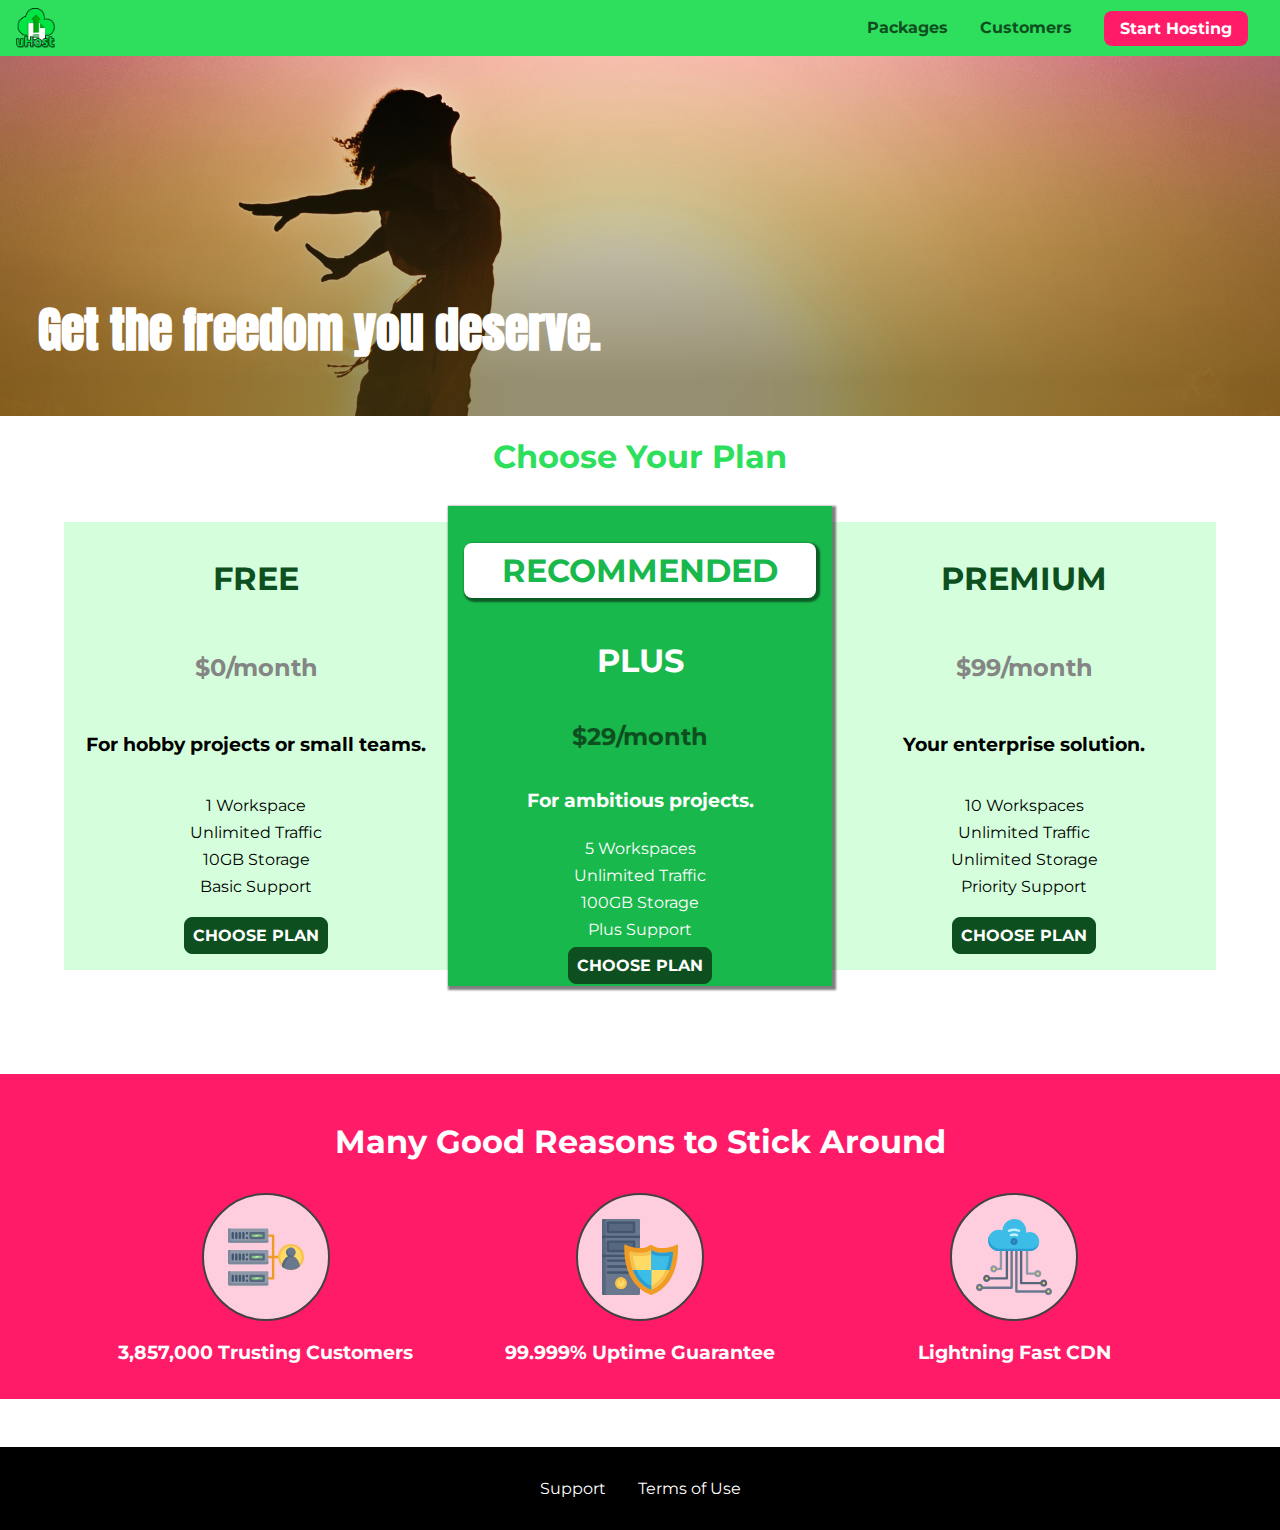
<file: index.html>
<!DOCTYPE html>
<html lang="en">

<head>
    <meta charset="UTF-8">
    <meta http-equiv="X-UA-Compatible" content="ie=edge">
    <meta name="viewport" content="width=device-width, initial-scale=1.0">
    <title>uHost</title>
    <link rel="shortcut icon" href="favicon.png">
    <link rel="stylesheet" href="shared.css">
    <link rel="stylesheet" href="main.css">
</head>

<body>
<div class="backdrop"></div>
<div class="modal">
    <h1 class="modal__title">Do you want to continue?</h1>
    <div class="modal__actions">
        <a href="start-hosting/index.html" class="modal__action">Yes!</a>
        <button class="modal__action modal__action--negative" type="button">No!</button>
    </div>
</div>
<header class="main-header">
    <div>
        <button class="toggle-button">
            <span class="toggle-button__bar"></span>
            <span class="toggle-button__bar"></span>
            <span class="toggle-button__bar"></span>
        </button>
        <a href="index.html" class="main-header__brand">
            <img src="images/uhost-icon.png" alt="uHost - Your favorite hosting company">
        </a>
    </div>
    <nav class="main-nav">
        <ul class="main-nav__items">
            <li class="main-nav__item">
                <a href="packages/index.html">Packages</a>
            </li>
            <li class="main-nav__item">
                <a href="customers/index.html">Customers</a>
            </li>
            <li class="main-nav__item main-nav__item--cta">
                <a href="start-hosting/index.html">Start Hosting</a>
            </li>
        </ul>
    </nav>
</header>
<nav class="mobile-nav">
    <ul class="mobile-nav__items">
        <li class="mobile-nav__item">
            <a href="packages/index.html">Packages</a>
        </li>
        <li class="mobile-nav__item">
            <a href="customers/index.html">Customers</a>
        </li>
        <li class="mobile-nav__item mobile-nav__item--cta">
            <a href="start-hosting/index.html">Start Hosting</a>
        </li>
    </ul>
</nav>
<main>
    <section id="product-overview">
        <h1>Get the freedom you deserve.</h1>
    </section>
    <section id="plans">
        <h1 class="section-title">Choose Your Plan</h1>
        <div class="plan__list">
            <article class="plan">
                <h1 class="plan__title">FREE</h1>
                <h2 class="plan__price">$0/month</h2>
                <h3>For hobby projects or small teams.</h3>
                <ul class="plan__features">
                    <li class="plan__feature">1 Workspace</li>
                    <li class="plan__feature">Unlimited Traffic</li>
                    <li class="plan__feature">10GB Storage</li>
                    <li class="plan__feature">Basic Support</li>
                </ul>
                <div>
                    <button class="button">CHOOSE PLAN</button>
                </div>
            </article>
            <article class="plan plan--highlighted">
                <h1 class="plan__annotation">RECOMMENDED</h1>
                <h1 class="plan__title">PLUS</h1>
                <h2 class="plan__price">$29/month</h2>
                <h3>For ambitious projects.</h3>
                <ul class="plan__features">
                    <li class="plan__feature">5 Workspaces</li>
                    <li class="plan__feature">Unlimited Traffic</li>
                    <li class="plan__feature">100GB Storage</li>
                    <li class="plan__feature">Plus Support</li>
                </ul>
                <div>
                    <button class="button">CHOOSE PLAN</button>
                </div>
            </article>
            <article class="plan">
                <h1 class="plan__title">PREMIUM</h1>
                <h2 class="plan__price">$99/month</h2>
                <h3>Your enterprise solution.</h3>
                <ul class="plan__features">
                    <li class="plan__feature">10 Workspaces</li>
                    <li class="plan__feature">Unlimited Traffic</li>
                    <li class="plan__feature">Unlimited Storage</li>
                    <li class="plan__feature">Priority Support</li>
                </ul>
                <div>
                    <button class="button">CHOOSE PLAN</button>
                </div>
            </article>
        </div>
    </section>
    <section id="key-features">
        <h1 class="section-title">Many Good Reasons to Stick Around</h1>
        <ul class="key-feature__list">
            <li class="key-feature">
                <div class="key-feature__image">
                    <svg viewBox="0 0 512 512">
                        <path style="fill:#F09B24;"
                              d="M344,248h-32V112c0-4.418-3.582-8-8-8h-40c-4.418,0-8,3.582-8,8s3.582,8,8,8h32v128h-32  c-4.418,0-8,3.582-8,8s3.582,8,8,8h32v128h-32c-4.418,0-8,3.582-8,8s3.582,8,8,8h40c4.418,0,8-3.582,8-8V264h32c4.418,0,8-3.582,8-8  S348.418,248,344,248z"
                        />
                        <path style="fill:#8E9AA9;"
                              d="M264,64H8c-4.418,0-8,3.582-8,8v80c0,4.418,3.582,8,8,8h256c4.418,0,8-3.582,8-8V72  C272,67.582,268.418,64,264,64z"
                        />
                        <path style="fill:#7C899B;"
                              d="M24,144c-4.418,0-8-3.582-8-8V64H8c-4.418,0-8,3.582-8,8v80c0,4.418,3.582,8,8,8h256  c4.418,0,8-3.582,8-8v-8H24z"
                        />
                        <rect x="152" y="96" style="fill:#B8E3A8;" width="88" height="32"/>
                        <g>
                            <polygon style="fill:#7EC97D;" points="152,96 152,128 166,128 198,96  "/>
                            <polygon style="fill:#7EC97D;" points="220,96 188,128 240,128 240,96  "/>
                        </g>
                        <path style="fill:#56677E;"
                              d="M240,136h-88c-4.418,0-8-3.582-8-8V96c0-4.418,3.582-8,8-8h88c4.418,0,8,3.582,8,8v32  C248,132.418,244.418,136,240,136z M160,120h72v-16h-72V120z"
                        />
                        <g>
                            <path style="fill:#435670;"
                                  d="M32,136c-4.418,0-8-3.582-8-8V96c0-4.418,3.582-8,8-8s8,3.582,8,8v32C40,132.418,36.418,136,32,136z   "
                            />
                            <path style="fill:#435670;"
                                  d="M56,136c-4.418,0-8-3.582-8-8V96c0-4.418,3.582-8,8-8s8,3.582,8,8v32C64,132.418,60.418,136,56,136z   "
                            />
                            <path style="fill:#435670;"
                                  d="M80,136c-4.418,0-8-3.582-8-8V96c0-4.418,3.582-8,8-8s8,3.582,8,8v32C88,132.418,84.418,136,80,136z   "
                            />
                            <path style="fill:#435670;"
                                  d="M104,136c-4.418,0-8-3.582-8-8V96c0-4.418,3.582-8,8-8s8,3.582,8,8v32   C112,132.418,108.418,136,104,136z"
                            />
                            <path style="fill:#435670;"
                                  d="M128,105c-4.418,0-8-3.582-8-8v-1c0-4.418,3.582-8,8-8s8,3.582,8,8v1   C136,101.418,132.418,105,128,105z"
                            />
                            <path style="fill:#435670;"
                                  d="M128,136c-4.418,0-8-3.582-8-8v-1c0-4.418,3.582-8,8-8s8,3.582,8,8v1   C136,132.418,132.418,136,128,136z"
                            />
                        </g>
                        <path style="fill:#8E9AA9;"
                              d="M264,208H8c-4.418,0-8,3.582-8,8v80c0,4.418,3.582,8,8,8h256c4.418,0,8-3.582,8-8v-80  C272,211.582,268.418,208,264,208z"
                        />
                        <path style="fill:#7C899B;"
                              d="M24,288c-4.418,0-8-3.582-8-8v-72H8c-4.418,0-8,3.582-8,8v80c0,4.418,3.582,8,8,8h256  c4.418,0,8-3.582,8-8v-8H24z"
                        />
                        <rect x="152" y="240" style="fill:#B8E3A8;" width="88" height="32"/>
                        <g>
                            <polygon style="fill:#7EC97D;" points="152,240 152,272 166,272 198,240  "/>
                            <polygon style="fill:#7EC97D;" points="220,240 188,272 240,272 240,240  "/>
                        </g>
                        <path style="fill:#56677E;"
                              d="M240,280h-88c-4.418,0-8-3.582-8-8v-32c0-4.418,3.582-8,8-8h88c4.418,0,8,3.582,8,8v32  C248,276.418,244.418,280,240,280z M160,264h72v-16h-72V264z"
                        />
                        <g>
                            <path style="fill:#435670;"
                                  d="M32,280c-4.418,0-8-3.582-8-8v-32c0-4.418,3.582-8,8-8s8,3.582,8,8v32C40,276.418,36.418,280,32,280   z"
                            />
                            <path style="fill:#435670;"
                                  d="M56,280c-4.418,0-8-3.582-8-8v-32c0-4.418,3.582-8,8-8s8,3.582,8,8v32C64,276.418,60.418,280,56,280   z"
                            />
                            <path style="fill:#435670;"
                                  d="M80,280c-4.418,0-8-3.582-8-8v-32c0-4.418,3.582-8,8-8s8,3.582,8,8v32C88,276.418,84.418,280,80,280   z"
                            />
                            <path style="fill:#435670;"
                                  d="M104,280c-4.418,0-8-3.582-8-8v-32c0-4.418,3.582-8,8-8s8,3.582,8,8v32   C112,276.418,108.418,280,104,280z"
                            />
                            <path style="fill:#435670;"
                                  d="M128,249c-4.418,0-8-3.582-8-8v-1c0-4.418,3.582-8,8-8s8,3.582,8,8v1   C136,245.418,132.418,249,128,249z"
                            />
                            <path style="fill:#435670;"
                                  d="M128,280c-4.418,0-8-3.582-8-8v-1c0-4.418,3.582-8,8-8s8,3.582,8,8v1   C136,276.418,132.418,280,128,280z"
                            />
                        </g>
                        <path style="fill:#8E9AA9;"
                              d="M264,352H8c-4.418,0-8,3.582-8,8v80c0,4.418,3.582,8,8,8h256c4.418,0,8-3.582,8-8v-80  C272,355.582,268.418,352,264,352z"
                        />
                        <path style="fill:#7C899B;"
                              d="M24,432c-4.418,0-8-3.582-8-8v-72H8c-4.418,0-8,3.582-8,8v80c0,4.418,3.582,8,8,8h256  c4.418,0,8-3.582,8-8v-8H24z"
                        />
                        <rect x="152" y="384" style="fill:#B8E3A8;" width="88" height="32"/>
                        <g>
                            <polygon style="fill:#7EC97D;" points="152,384 152,416 166,416 198,384  "/>
                            <polygon style="fill:#7EC97D;" points="220,384 188,416 240,416 240,384  "/>
                        </g>
                        <path style="fill:#56677E;"
                              d="M240,424h-88c-4.418,0-8-3.582-8-8v-32c0-4.418,3.582-8,8-8h88c4.418,0,8,3.582,8,8v32  C248,420.418,244.418,424,240,424z M160,408h72v-16h-72V408z"
                        />
                        <g>
                            <path style="fill:#435670;"
                                  d="M32,424c-4.418,0-8-3.582-8-8v-32c0-4.418,3.582-8,8-8s8,3.582,8,8v32C40,420.418,36.418,424,32,424   z"
                            />
                            <path style="fill:#435670;"
                                  d="M56,424c-4.418,0-8-3.582-8-8v-32c0-4.418,3.582-8,8-8s8,3.582,8,8v32C64,420.418,60.418,424,56,424   z"
                            />
                            <path style="fill:#435670;"
                                  d="M80,424c-4.418,0-8-3.582-8-8v-32c0-4.418,3.582-8,8-8s8,3.582,8,8v32C88,420.418,84.418,424,80,424   z"
                            />
                            <path style="fill:#435670;"
                                  d="M104,424c-4.418,0-8-3.582-8-8v-32c0-4.418,3.582-8,8-8s8,3.582,8,8v32   C112,420.418,108.418,424,104,424z"
                            />
                            <path style="fill:#435670;"
                                  d="M128,393c-4.418,0-8-3.582-8-8v-1c0-4.418,3.582-8,8-8s8,3.582,8,8v1   C136,389.418,132.418,393,128,393z"
                            />
                            <path style="fill:#435670;"
                                  d="M128,424c-4.418,0-8-3.582-8-8v-1c0-4.418,3.582-8,8-8s8,3.582,8,8v1   C136,420.418,132.418,424,128,424z"
                            />
                        </g>
                        <path style="fill:#F7C14D;"
                              d="M424,168c-48.523,0-88,39.477-88,88s39.477,88,88,88s88-39.477,88-88S472.523,168,424,168z"/>
                        <path style="fill:#FFDB66;"
                              d="M424,184c-39.701,0-72,32.299-72,72s32.299,72,72,72s72-32.299,72-72S463.701,184,424,184z"/>
                        <path style="fill:#69788D;"
                              d="M484.893,314.16C476.393,274.588,451.922,248,424,248s-52.393,26.588-60.893,66.16  c-0.605,2.82,0.354,5.749,2.511,7.664C381.731,336.124,402.465,344,424,344s42.269-7.876,58.381-22.176  C484.539,319.909,485.498,316.98,484.893,314.16z"
                        />
                        <path style="fill:#56677E;"
                              d="M434.053,249.171C430.768,248.403,427.411,248,424,248c-27.922,0-52.393,26.588-60.893,66.16  c-0.605,2.82,0.354,5.749,2.511,7.664c3.383,3.002,6.979,5.703,10.734,8.125C384.904,286.243,407.373,255.378,434.053,249.171z"
                        />
                        <path style="fill:#69788D;"
                              d="M424,192c-17.645,0-32,14.355-32,32s14.355,32,32,32s32-14.355,32-32S441.645,192,424,192z"/>
                        <path style="fill:#56677E;"
                              d="M432,248c-17.645,0-32-14.355-32-32c0-6.783,2.128-13.076,5.742-18.258  C397.444,203.53,392,213.138,392,224c0,17.645,14.355,32,32,32c10.862,0,20.471-5.444,26.258-13.742  C445.076,245.872,438.783,248,432,248z"
                        />

                    </svg>
                </div>
                <p class="key-feature__description">3,857,000 Trusting Customers</p>
            </li>
            <li class="key-feature">
                <div class="key-feature__image">
                    <svg viewBox="0 0 512 512">
                        <path style="fill:#69788D;"
                              d="M248,0H8C3.582,0,0,3.582,0,8v496c0,4.418,3.582,8,8,8h240c4.418,0,8-3.582,8-8V8  C256,3.582,252.418,0,248,0z"
                        />
                        <path style="fill:#56677E;"
                              d="M24,504V8c0-4.418,3.582-8,8-8H8C3.582,0,0,3.582,0,8v496c0,4.418,3.582,8,8,8h24  C27.582,512,24,508.418,24,504z"
                        />
                        <g>
                            <rect x="0" y="112" style="fill:#435670;" width="256" height="16"/>
                            <rect x="0" y="240" style="fill:#435670;" width="256" height="16"/>
                        </g>
                        <path style="fill:#F7C14D;"
                              d="M128,392c-22.056,0-40,17.944-40,40s17.944,40,40,40s40-17.944,40-40S150.056,392,128,392z"/>
                        <path style="fill:#FFDB66;"
                              d="M128,408c-13.233,0-24,10.767-24,24s10.767,24,24,24s24-10.767,24-24S141.233,408,128,408z"/>
                        <path style="fill:#F7C14D;"
                              d="M128,392c-2.739,0-5.414,0.278-8,0.805V424c0,4.418,3.582,8,8,8c4.418,0,8-3.582,8-8v-31.195  C133.414,392.278,130.739,392,128,392z"
                        />
                        <g>
                            <path style="fill:#435670;"
                                  d="M216,288H40c-4.418,0-8-3.582-8-8s3.582-8,8-8h176c4.418,0,8,3.582,8,8S220.418,288,216,288z"
                            />
                            <path style="fill:#435670;"
                                  d="M216,328H40c-4.418,0-8-3.582-8-8s3.582-8,8-8h176c4.418,0,8,3.582,8,8S220.418,328,216,328z"
                            />
                            <path style="fill:#435670;"
                                  d="M216,368H40c-4.418,0-8-3.582-8-8s3.582-8,8-8h176c4.418,0,8,3.582,8,8S220.418,368,216,368z"
                            />
                            <path style="fill:#435670;"
                                  d="M216,16H40c-4.418,0-8,3.582-8,8v64c0,4.418,3.582,8,8,8h176c4.418,0,8-3.582,8-8V24   C224,19.582,220.418,16,216,16z"
                            />
                        </g>
                        <rect x="48" y="32" style="fill:#56677E;" width="160" height="48"/>
                        <path style="fill:#435670;"
                              d="M216,144H40c-4.418,0-8,3.582-8,8v64c0,4.418,3.582,8,8,8h176c4.418,0,8-3.582,8-8v-64  C224,147.582,220.418,144,216,144z"
                        />
                        <rect x="48" y="160" style="fill:#56677E;" width="160" height="48"/>
                        <path style="fill:#F09B24;"
                              d="M511.747,180.237c-0.194-6.537-8.107-10.107-13.135-5.894c-5.6,4.693-42.904,21.282-98.514,21.282  c-33.45,0-64.625-20.999-64.929-21.206c-2.9-1.991-6.764-1.85-9.512,0.346c-2.677,2.135-27.201,20.86-63.793,20.86  c-55.607,0-92.914-16.589-98.515-21.282c-5.028-4.211-12.941-0.645-13.135,5.894c-1.634,54.834,4.655,105.941,18.693,151.903  c12.096,39.604,29.759,74.047,52.497,102.373c27.538,34.304,62.743,59.882,104.66,76.045c3.069,1.918,6.757,1.921,9.83,0  c41.917-16.163,77.122-41.741,104.66-76.045c22.738-28.326,40.401-62.77,52.497-102.373  C507.092,286.179,513.381,235.071,511.747,180.237z"
                        />
                        <path style="fill:#F7C14D;"
                              d="M476.21,221.226c-1.953-1.631-4.568-2.235-7.036-1.628c-21.686,5.327-44.926,8.028-69.075,8.028  c-25.926,0-49.633-8.975-64.955-16.504c-2.307-1.134-5.016-1.091-7.284,0.116c-14.059,7.477-36.919,16.388-65.994,16.388  c-24.153,0-47.394-2.701-69.075-8.028c-5.155-1.268-10.221,2.966-9.894,8.261c2.077,33.693,7.668,65.635,16.616,94.935  c22.774,74.565,66.139,126.334,128.888,153.868c2.032,0.891,4.397,0.891,6.43,0c61.777-27.107,104.716-78.876,127.62-153.868  c8.948-29.3,14.539-61.241,16.616-94.935C479.224,225.319,478.163,222.856,476.21,221.226z"
                        />
                        <path style="fill:#FFDB66;"
                              d="M331.609,451.727c-52.604-25.289-89.304-70.987-109.144-135.944  c-6.532-21.39-11.162-44.336-13.82-68.447c17.133,2.852,34.952,4.291,53.22,4.291c29.394,0,53.376-7.793,69.978-15.561  c17.44,7.736,41.656,15.561,68.256,15.561c18.267,0,36.085-1.439,53.219-4.291c-2.659,24.112-7.288,47.06-13.82,68.448  C419.545,381.108,383.27,426.805,331.609,451.727z"
                        />
                        <g>
                            <path style="fill:#2C9DD4;"
                                  d="M479.066,227.858c0.157-2.539-0.903-5.002-2.856-6.633s-4.568-2.235-7.036-1.628   c-21.686,5.327-44.926,8.028-69.075,8.028c-25.926,0-49.633-8.975-64.955-16.504c-1.057-0.52-2.2-0.78-3.345-0.806l-0.072,133.351   h123.601c2.556-6.746,4.933-13.702,7.123-20.874C471.398,293.493,476.989,261.552,479.066,227.858z"
                            />
                            <path style="fill:#2C9DD4;"
                                  d="M206.658,343.667c24.153,63.42,65.028,108.108,121.743,132.995c1.031,0.452,2.147,0.673,3.263,0.666   l0.063-133.661H206.658z"
                            />
                        </g>
                        <g>
                            <path style="fill:#3CBDE8;"
                                  d="M439.497,315.783c6.532-21.389,11.161-44.336,13.82-68.448c-17.134,2.852-34.952,4.291-53.219,4.291   c-26.6,0-50.815-7.824-68.256-15.561l-0.116,107.601h97.758C433.179,334.807,436.524,325.518,439.497,315.783z"
                            />
                            <path style="fill:#3CBDE8;"
                                  d="M232.523,343.667c21.144,50.298,54.363,86.56,99.087,108.06l0.117-108.06H232.523z"/>
                        </g>
                    </svg>
                </div>
                <p class="key-feature__description">99.999% Uptime Guarantee</p>
            </li>
            <li class="key-feature">
                <div class="key-feature__image">
                    <svg viewBox="0 0 512 512">
                        <path style="fill:#8E9AA9;"
                              d="M168,200c-4.418,0-8,3.582-8,8v120h-17.376c-3.302-9.311-12.194-16-22.624-16  c-13.234,0-24,10.767-24,24s10.766,24,24,24c10.429,0,19.321-6.689,22.624-16H168c4.418,0,8-3.582,8-8V208  C176,203.582,172.418,200,168,200z"
                        />
                        <path style="fill:#FFDB66;"
                              d="M120,328c-4.411,0-8,3.589-8,8s3.589,8,8,8s8-3.589,8-8S124.411,328,120,328z"/>
                        <path style="fill:#56677E;"
                              d="M208,200c-4.418,0-8,3.582-8,8v184H94.624C91.322,382.689,82.43,376,72,376  c-13.234,0-24,10.767-24,24s10.766,24,24,24c10.429,0,19.321-6.689,22.624-16H208c4.418,0,8-3.582,8-8V208  C216,203.582,212.418,200,208,200z"
                        />
                        <path style="fill:#FFDB66;"
                              d="M72,392c-4.411,0-8,3.589-8,8s3.589,8,8,8s8-3.589,8-8S76.411,392,72,392z"/>
                        <path style="fill:#69788D;"
                              d="M240,208c-4.418,0-8,3.582-8,8v239H47.24c-2.671-10.34-12.078-18-23.24-18c-13.234,0-24,10.767-24,24  s10.766,24,24,24c9.666,0,18.009-5.747,21.809-14H240c4.418,0,8-3.582,8-8V216C248,211.582,244.418,208,240,208z"
                        />
                        <path style="fill:#FFDB66;"
                              d="M24,453c-4.411,0-8,3.589-8,8s3.589,8,8,8s8-3.589,8-8S28.411,453,24,453z"/>
                        <path style="fill:#69788D;"
                              d="M488,464c-10.429,0-19.321,6.689-22.624,16H280V208c0-4.418-3.582-8-8-8s-8,3.582-8,8v280  c0,4.418,3.582,8,8,8h193.376c3.302,9.311,12.194,16,22.624,16c13.234,0,24-10.767,24-24S501.234,464,488,464z"
                        />
                        <path style="fill:#FFDB66;"
                              d="M488,480c-4.411,0-8,3.589-8,8s3.589,8,8,8s8-3.589,8-8S492.411,480,488,480z"/>
                        <path style="fill:#56677E;"
                              d="M456,408c-10.429,0-19.321,6.689-22.624,16H312V208c0-4.418-3.582-8-8-8s-8,3.582-8,8v224  c0,4.418,3.582,8,8,8h129.376c3.302,9.311,12.194,16,22.624,16c13.234,0,24-10.767,24-24S469.234,408,456,408z"
                        />
                        <path style="fill:#FFDB66;"
                              d="M456,424c-4.411,0-8,3.589-8,8s3.589,8,8,8s8-3.589,8-8S460.411,424,456,424z"/>
                        <path style="fill:#8E9AA9;"
                              d="M416,344c-10.429,0-19.321,6.689-22.624,16H352V208c0-4.418-3.582-8-8-8s-8,3.582-8,8v160  c0,4.418,3.582,8,8,8h49.376c3.302,9.311,12.194,16,22.624,16c13.234,0,24-10.767,24-24S429.234,344,416,344z"
                        />
                        <path style="fill:#FFDB66;"
                              d="M416,360c-4.411,0-8,3.589-8,8s3.589,8,8,8s8-3.589,8-8S420.411,360,416,360z"/>
                        <path style="fill:#3CBDE8;"
                              d="M362,88c-8.741,0-17.231,1.751-25.06,5.085C337.646,88.797,338,84.43,338,80  c0-44.112-35.888-80-80-80c-42.823,0-77.895,33.816-79.909,76.149C170.393,73.415,162.244,72,154,72c-39.701,0-72,32.299-72,72  s32.299,72,72,72h208c35.29,0,64-28.71,64-64S397.29,88,362,88z"
                        />
                        <path style="fill:#2C9DD4;"
                              d="M368,200H160c-39.701,0-72-32.299-72-72c0-5.863,0.721-11.559,2.05-17.019  C84.918,120.88,82,132.102,82,144c0,39.701,32.299,72,72,72h208c30.389,0,55.88-21.296,62.379-49.743  C413.565,186.327,392.352,200,368,200z"
                        />
                        <path style="fill:#2A7DB5;"
                              d="M256,128c-13.234,0-24,10.767-24,24s10.766,24,24,24c13.233,0,24-10.767,24-24S269.233,128,256,128z"
                        />
                        <path style="fill:#2C9DD4;"
                              d="M256,144c-4.411,0-8,3.589-8,8s3.589,8,8,8c4.411,0,8-3.589,8-8S260.411,144,256,144z"/>
                        <g>
                            <path style="fill:#C5F1FA;"
                                  d="M221.755,87.695c-2.994,0-5.864-1.688-7.233-4.572c-1.894-3.991-0.194-8.763,3.798-10.657   C230.157,66.849,242.834,64,256,64c13.166,0,25.844,2.849,37.68,8.466c3.992,1.895,5.692,6.666,3.798,10.657   s-6.666,5.692-10.657,3.798C277.144,82.328,266.774,80,256,80c-10.774,0-21.144,2.328-30.821,6.921   C224.072,87.446,222.904,87.695,221.755,87.695z"
                            />
                            <path style="fill:#C5F1FA;"
                                  d="M276.545,116.618c-1.148,0-2.316-0.249-3.424-0.774C267.745,113.293,261.985,112,256,112   c-5.985,0-11.745,1.293-17.121,3.844c-3.991,1.895-8.763,0.192-10.657-3.798c-1.894-3.992-0.193-8.764,3.798-10.657   C239.557,97.813,247.625,96,256,96c8.376,0,16.444,1.813,23.98,5.389c3.991,1.894,5.692,6.665,3.798,10.657   C282.41,114.93,279.539,116.618,276.545,116.618z"
                            />
                        </g>

                    </svg>
                </div>
                <p class="key-feature__description">Lightning Fast CDN</p>
            </li>
        </ul>
    </section>
</main>
<footer class="main-footer">
    <nav>
        <ul class="main-footer__links">
            <li class="main-footer__link">
                <a href="#">Support</a>
            </li>
            <li class="main-footer__link">
                <a href="#">Terms of Use</a>
            </li>
        </ul>
    </nav>
</footer>
<script src="shared.js"></script>
</body>

</html>
</file>
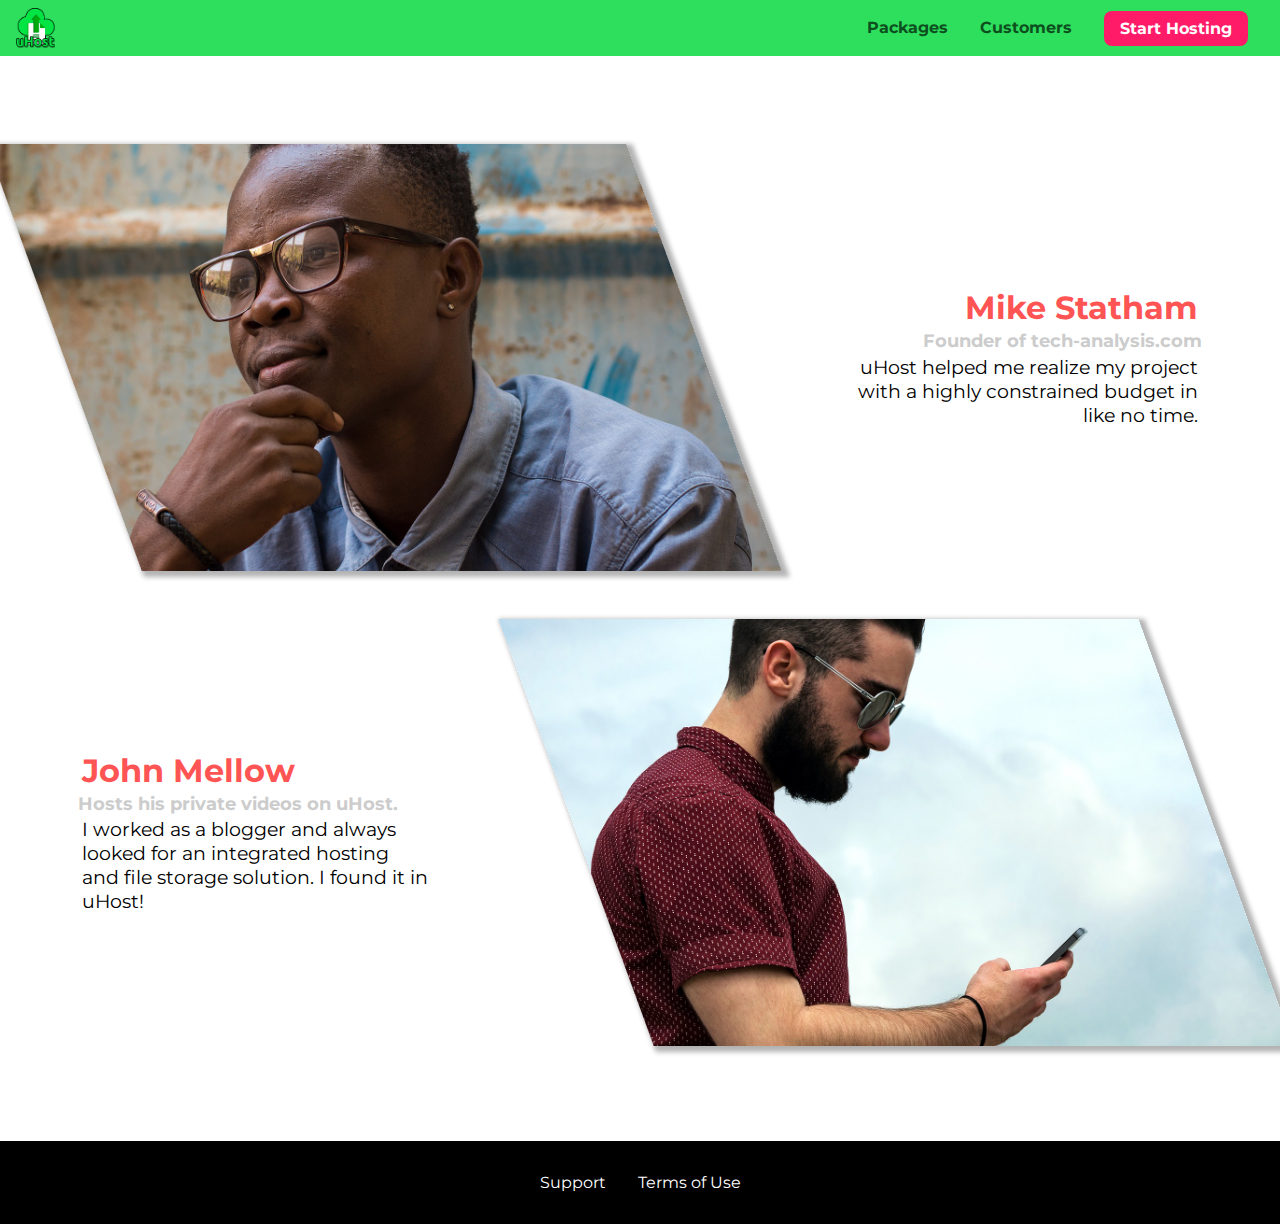
<file: customers/index.html>
<!DOCTYPE html>
<html lang="en">

<head>
    <meta charset="UTF-8">
    <meta name="viewport" content="width=device-width, initial-scale=1.0">
    <meta http-equiv="X-UA-Compatible" content="ie=edge">
    <title>uHost Customers</title>
    <link rel="shortcut icon" href="../favicon.png">
    <link rel="stylesheet" href="../shared.css">
    <link rel="stylesheet" href="customers.css">
</head>

<body>
<div class="backdrop"></div>
<header class="main-header">
    <div>
        <button class="toggle-button">
            <span class="toggle-button__bar"></span>
            <span class="toggle-button__bar"></span>
            <span class="toggle-button__bar"></span>
        </button>
        <a href="../index.html" class="main-header__brand">
            <img src="../images/uhost-icon.png" alt="uHost - Your favorite hosting company">
        </a>
    </div>
    <nav class="main-nav">
        <ul class="main-nav__items">
            <li class="main-nav__item">
                <a href="../packages/index.html">Packages</a>
            </li>
            <li class="main-nav__item">
                <a href="index.html">Customers</a>
            </li>
            <li class="main-nav__item main-nav__item--cta">
                <a href="../start-hosting/index.html">Start Hosting</a>
            </li>
        </ul>
    </nav>
</header>
<nav class="mobile-nav">
    <ul class="mobile-nav__items">
        <li class="mobile-nav__item">
            <a href="../packages/index.html">Packages</a>
        </li>
        <li class="mobile-nav__item">
            <a href="index.html">Customers</a>
        </li>
        <li class="mobile-nav__item mobile-nav__item--cta">
            <a href="../start-hosting/index.html">Start Hosting</a>
        </li>
    </ul>
</nav>
<main>
    <div>
        <div class="testimonial" id="customer-1">
            <div class="testimonial__image-container">
                <img src="../images/customer-1.jpg" alt="Mike Statham - Customer" class="testimonial__image">
            </div>
            <div class="testimonial__info">
                <h1 class="testimonial__name">Mike Statham</h1>
                <h2 class="testimonial__subtitle">Founder of
                    <a href="tech-analysis.com">tech-analysis.com</a>
                </h2>
                <p class="testimonial__text">uHost helped me realize my project with a highly constrained budget in like
                    no time.</p>
            </div>
        </div>
        <div class="testimonial" id="customer-2">

            <div class="testimonial__info">
                <h1 class="testimonial__name">John Mellow</h1>
                <h2 class="testimonial__subtitle">Hosts his private videos on uHost.
                </h2>
                <p class="testimonial__text">I worked as a blogger and always looked for an integrated hosting and file
                    storage solution. I found
                    it in uHost!
                </p>
            </div>
            <div class="testimonial__image-container">
                <img src="../images/customer-2.jpg" alt="John Mellow - Customer" class="testimonial__image">
            </div>
        </div>
    </div>
</main>
<footer class="main-footer">
    <nav>
        <ul class="main-footer__links">
            <li class="main-footer__link">
                <a href="#">Support</a>
            </li>
            <li class="main-footer__link">
                <a href="#">Terms of Use</a>
            </li>
        </ul>
    </nav>
</footer>
<script src="../shared.js"></script>
</body>

</html>
</file>
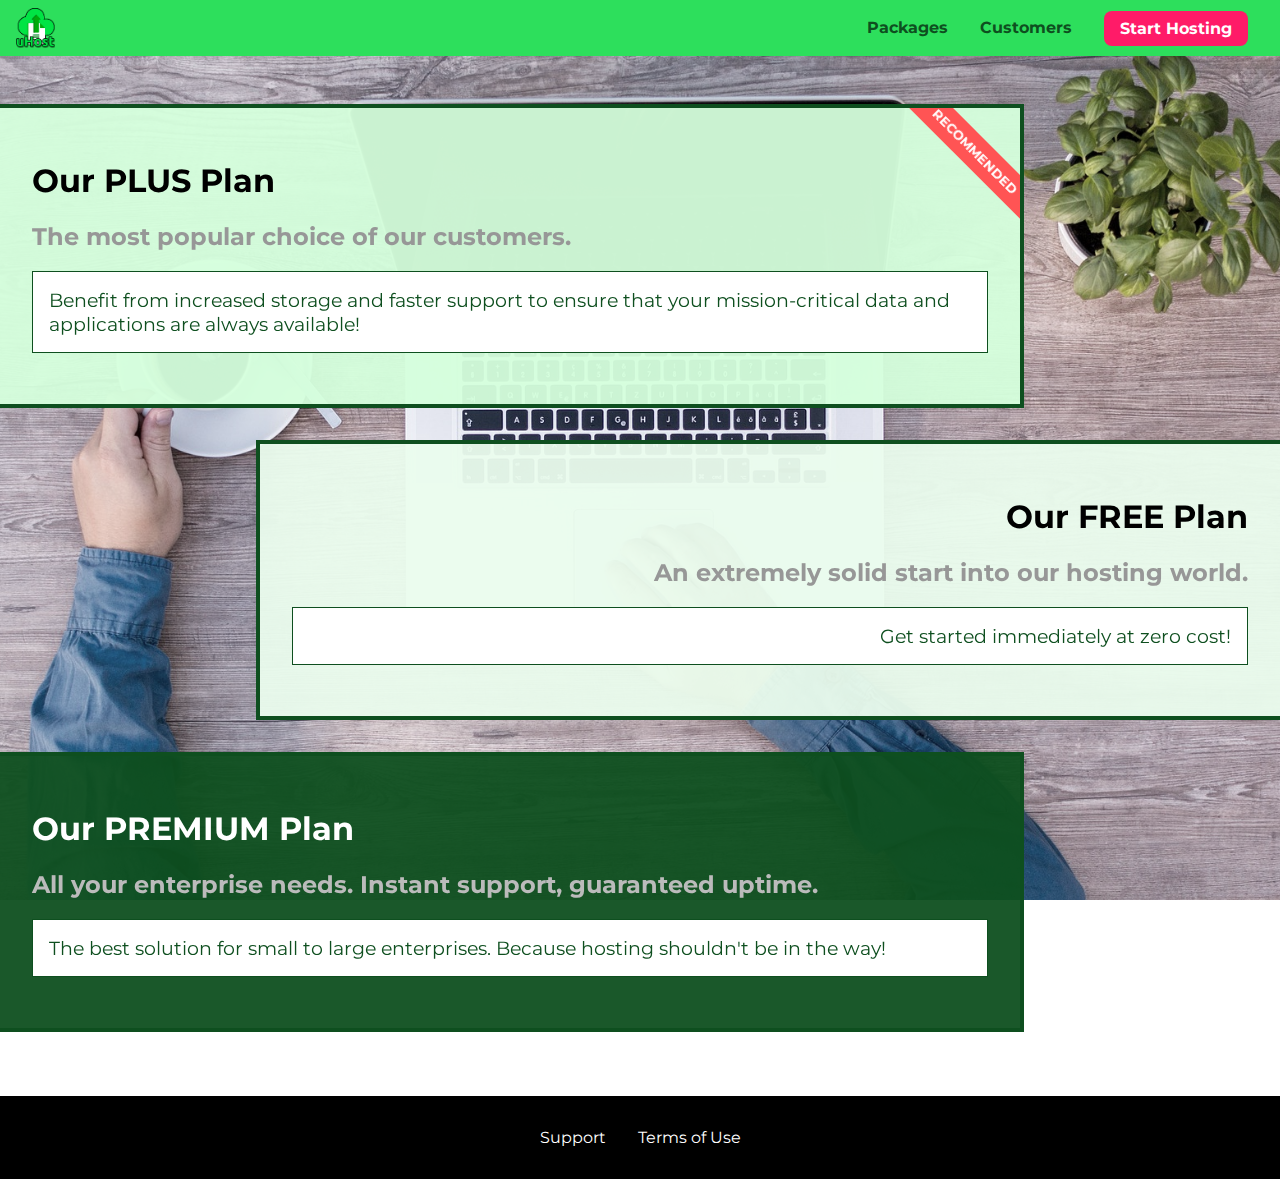
<file: packages/index.html>
<!DOCTYPE html>
<html lang="en">

<head>
    <meta charset="UTF-8">
    <meta http-equiv="X-UA-Compatible" content="ie=edge">
    <meta name="viewport" content="width=device-width, initial-scale=1.0">
    <title>uHost</title>
    <link rel="shortcut icon" href="../favicon.png">
    <link rel="stylesheet" href="../shared.css">
    <link rel="stylesheet" href="packages.css">
</head>

<body>
<div class="backdrop"></div>
<div class="background"></div>
<header class="main-header">
    <div>
        <button class="toggle-button">
            <span class="toggle-button__bar"></span>
            <span class="toggle-button__bar"></span>
            <span class="toggle-button__bar"></span>
        </button>
        <a href="../index.html" class="main-header__brand">
            <img src="../images/uhost-icon.png" alt="uHost - Your favorite hosting company">
        </a>
    </div>
    <nav class="main-nav">
        <ul class="main-nav__items">
            <li class="main-nav__item">
                <a href="index.html">Packages</a>
            </li>
            <li class="main-nav__item">
                <a href="../customers/index.html">Customers</a>
            </li>
            <li class="main-nav__item main-nav__item--cta">
                <a href="../start-hosting/index.html">Start Hosting</a>
            </li>
        </ul>
    </nav>
</header>
<nav class="mobile-nav">
    <ul class="mobile-nav__items">
        <li class="mobile-nav__item">
            <a href="index.html">Packages</a>
        </li>
        <li class="mobile-nav__item">
            <a href="../customers/index.html">Customers</a>
        </li>
        <li class="mobile-nav__item mobile-nav__item--cta">
            <a href="../start-hosting/index.html">Start Hosting</a>
        </li>
    </ul>
</nav>
<main>
    <section class="package" id="plus">
        <a href="#">
            <h1 class="package__title">Our PLUS Plan</h1>
            <h2 class="package__badge">RECOMMENDED</h2>
            <h2 class="package__subtitle">The most popular choice of our customers.</h2>
            <p class="package__info">Benefit from increased storage and faster support to ensure that your
                mission-critical data and applications
                are always available!</p>
        </a>
    </section>
    <section class="package" id="free">
        <a href="#">
            <h1 class="package__title">Our FREE Plan</h1>
            <h2 class="package__subtitle">An extremely solid start into our hosting world.</h2>
            <p class="package__info">Get started immediately at zero cost!</p>
        </a>
    </section>
    <div class="clearfix"></div>
    <section class="package" id="premium">
        <a href="#">
            <h1 class="package__title">Our PREMIUM Plan</h1>
            <h2 class="package__subtitle">All your enterprise needs. Instant support, guaranteed uptime. </h2>
            <p class="package__info">The best solution for small to large enterprises. Because hosting shouldn't be in
                the way!</p>
        </a>
    </section>
</main>
<footer class="main-footer">
    <nav>
        <ul class="main-footer__links">
            <li class="main-footer__link">
                <a href="#">Support</a>
            </li>
            <li class="main-footer__link">
                <a href="#">Terms of Use</a>
            </li>
        </ul>
    </nav>
</footer>
<script src="../shared.js"></script>
</body>

</html>
</file>
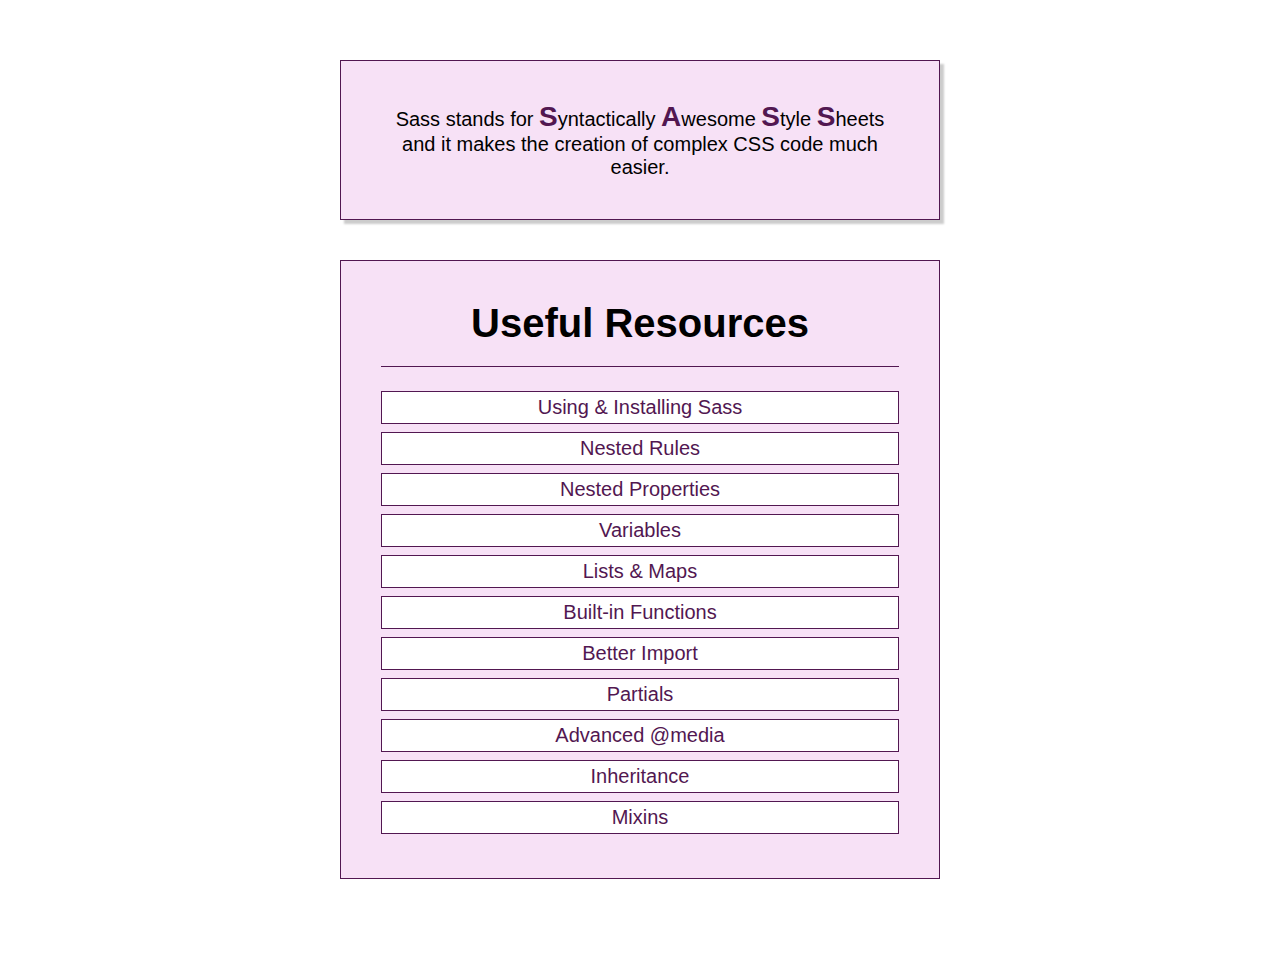
<file: sass/index.html>
<!DOCTYPE html>
<html lang="en">

<head>
    <meta charset="UTF-8">
    <meta name="viewport" content="width=device-width, initial-scale=1.0">
    <meta http-equiv="X-UA-Compatible" content="ie=edge">
    <title>CSS Course</title>
    <link rel="stylesheet" href="main.css">
</head>

<body>
    <div class="container">
        <section class="sass-introduction">
            <p>Sass stands for
                <span class="char-highlight">S</span>yntactically
                <span class="char-highlight">A</span>wesome
                <span class="char-highlight">S</span>tyle
                <span class="char-highlight">S</span>heets and it makes the creation of complex CSS code much easier.</p>
        </section>
        <section class="sass-details">
            <header class="section-header">
                <h1>Useful Resources</h1>
            </header>
            <ul class="documentation-links">
                <li>
                    <a class="documentation-link link-important" href="https://sass-lang.com/documentation/file.SASS_REFERENCE.html#using_sass">Using &amp; Installing Sass</a>
                </li>
                <li>
                    <a class="documentation-link" href="https://sass-lang.com/documentation/file.SASS_REFERENCE.html#nested_rules">Nested Rules</a>
                </li>
                <li>
                    <a class="documentation-link" href="https://sass-lang.com/documentation/file.SASS_REFERENCE.html#nested_properties">Nested Properties</a>
                </li>
                <li>
                    <a class="documentation-link" href="https://sass-lang.com/documentation/file.SASS_REFERENCE.html#variables_">Variables</a>
                </li>
                <li>
                    <a class="documentation-link" href="https://sass-lang.com/documentation/file.SASS_REFERENCE.html#lists">Lists &amp; Maps</a>
                </li>
                <li>
                    <a class="documentation-link" href="https://sass-lang.com/documentation/Sass/Script/Functions.html">Built-in Functions</a>
                </li>
                <li>
                    <a class="documentation-link" href="https://sass-lang.com/documentation/file.SASS_REFERENCE.html#import">Better Import</a>
                </li>
                <li>
                    <a class="documentation-link" href="https://sass-lang.com/documentation/file.SASS_REFERENCE.html#partials">Partials</a>
                </li>
                <li>
                    <a class="documentation-link" href="https://sass-lang.com/documentation/file.SASS_REFERENCE.html#media">Advanced @media</a>
                </li>
                <li>
                    <a class="documentation-link" href="https://sass-lang.com/documentation/file.SASS_REFERENCE.html#extend">Inheritance</a>
                </li>
                <li>
                    <a class="documentation-link" href="https://sass-lang.com/documentation/file.SASS_REFERENCE.html#defining_a_mixin">Mixins</a>
                </li>
            </ul>
        </section>
    </div>
</body>

</html>
</file>
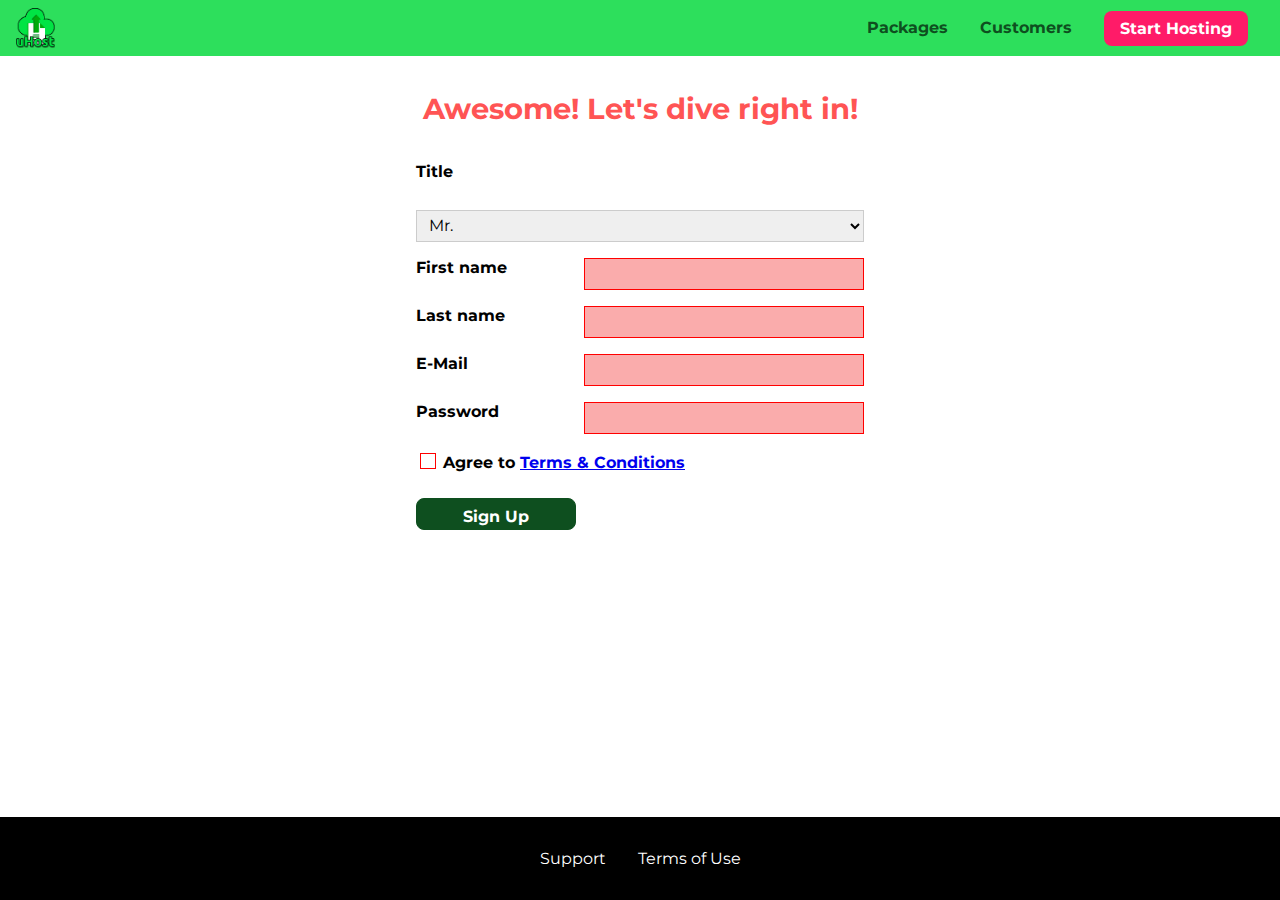
<file: start-hosting/index.html>
<!DOCTYPE html>
<html lang="en">

<head>
    <meta charset="UTF-8">
    <meta name="viewport" content="width=device-width, initial-scale=1.0">
    <meta http-equiv="X-UA-Compatible" content="ie=edge">
    <title>uHost Signup</title>
    <link rel="shortcut icon" href="../favicon.png">
    <link rel="stylesheet" href="../shared.css">
    <link rel="stylesheet" href="start-hosting.css">
</head>

<body>
<div class="backdrop"></div>
<header class="main-header">
    <div>
        <button class="toggle-button">
            <span class="toggle-button__bar"></span>
            <span class="toggle-button__bar"></span>
            <span class="toggle-button__bar"></span>
        </button>
        <a href="../index.html" class="main-header__brand">
            <img src="../images/uhost-icon.png" alt="uHost - Your favorite hosting company">
        </a>
    </div>
    <nav class="main-nav">
        <ul class="main-nav__items">
            <li class="main-nav__item">
                <a href="../packages/index.html">Packages</a>
            </li>
            <li class="main-nav__item">
                <a href="../customers/index.html">Customers</a>
            </li>
            <li class="main-nav__item main-nav__item--cta">
                <a href="index.html">Start Hosting</a>
            </li>
        </ul>
    </nav>
</header>
<nav class="mobile-nav">
    <ul class="mobile-nav__items">
        <li class="mobile-nav__item">
            <a href="../packages/index.html">Packages</a>
        </li>
        <li class="mobile-nav__item">
            <a href="../customers/index.html">Customers</a>
        </li>
        <li class="mobile-nav__item mobile-nav__item--cta">
            <a href="index.html">Start Hosting</a>
        </li>
    </ul>
</nav>
<main class="signup-page">
    <h1 class="signup-title">Awesome! Let's dive right in!</h1>
    <form action="index.html" class="signup-form">
        <label for="title">Title</label>
        <select id="title">
            <option value="mr">Mr.</option>
            <option value="ms">Ms.</option>
        </select>
        <label for="first-name">First name</label>
        <input type="text" id="first-name" required>
        <label for="last-name">Last name</label>
        <input type="text" id="last-name" required>
        <label for="email">E-Mail</label>
        <input type="email" id="email" required>
        <label for="password">Password</label>
        <input type="password" id="password" required>
        <div class="signup-form__checkbox">
            <input type="checkbox" id="agree-terms" required>
            <label for="agree-terms">Agree to
                <a href="#">Terms &amp; Conditions</a>
            </label>
        </div>
        <button type="submit" class="button">Sign Up</button>
    </form>
</main>
<footer class="main-footer">
    <nav>
        <ul class="main-footer__links">
            <li class="main-footer__link">
                <a href="#">Support</a>
            </li>
            <li class="main-footer__link">
                <a href="#">Terms of Use</a>
            </li>
        </ul>
    </nav>
</footer>
<script src="../shared.js"></script>
</body>

</html>
</file>
<file: shared.css>
@import url('https://fonts.googleapis.com/css?family=Roboto:100,400,900');
@import url('https://fonts.googleapis.com/css?family=Anton');
@import url('https://fonts.googleapis.com/css?family=Montserrat:400,700');

:root {
    --dark-green: #0e4f1f;
    --highlight-color: #ff1b68;
}

* {
    -webkit-box-sizing: border-box;
    box-sizing: border-box;
}

html {
    height: 100%;
}

body {
    font-family: "Montserrat", sans-serif;
    margin: 0;
    padding-top: 3.5rem;
}

@supports ((display: -ms-grid) or (display: grid)) {
    body {
        display: -ms-grid;
        display: grid;
        -ms-grid-rows: 3.5rem auto fit-content(8rem);
        grid-template-rows: 3.5rem auto fit-content(8rem);
        grid-template-areas: "header" "main" "footer";
        padding-top: 0;
        height: 100%;
    }
}

main {
    grid-area: main;
}

.backdrop {
    display: none;
    position: fixed;
    opacity: 0;
    top: 0;
    left: 0;
    z-index: 100;
    width: 100vw;
    height: 100vh;
    background: rgba(0, 0, 0, 0.5);
    -webkit-transition: opacity 0.2s linear;
    -o-transition: opacity 0.2s linear;
    transition: opacity 0.2s linear;
}

.main-header {
    width: 100%;
    position: fixed;
    top: 0;
    left: 0;
    background: #2ddf5c;
    padding: 0.5rem 1rem;
    z-index: 60;
    display: -webkit-box;
    display: -ms-flexbox;
    display: flex;
    -webkit-box-align: center;
    -ms-flex-align: center;
    align-items: center;
    -webkit-box-pack: justify;
    -ms-flex-pack: justify;
    justify-content: space-between;
}

.toggle-button {
    width: 3rem;
    background: transparent;
    border: none;
    cursor: pointer;
    padding-top: 0;
    padding-bottom: 0;
    vertical-align: middle;
}

.toggle-button:focus {
    outline: none;
}

.toggle-button__bar {
    width: 100%;
    height: 0.2rem;
    background: black;
    display: block;
    margin: 0.6rem 0;
}

.main-header__brand {
    color: #0e4f1f;
    text-decoration: none;
    font-weight: bold;
}

.main-header__brand img {
    height: 2.5rem;
    vertical-align: middle;
}

.main-nav {
    display: none;
}

.main-nav__items {
    margin: 0;
    padding: 0;
    list-style: none;
    display: -webkit-box;
    display: -ms-flexbox;
    display: flex;
}

.main-nav__item {
    margin: 0 1rem;
}

.main-nav__item a,
.mobile-nav__item a {
    text-decoration: none;
    color: var(--dark-green);
    font-weight: bold;
    padding: 0.2rem 0;
}

.main-nav__item a:hover,
.main-nav__item a:active {
    color: white;
    border-bottom: 5px solid white;
}

.main-nav__item--cta {
    -webkit-animation: wiggle 400ms 3s 8 ease-out none;
    animation: wiggle 400ms 3s 8 ease-out none;
}

.main-nav__item--cta a,
.mobile-nav__item--cta a {
    color: white;
    background: var(--highlight-color);
    padding: 0.5rem 1rem;
    border-radius: 8px;
}

.main-nav__item--cta a:hover,
.main-nav__item--cta a:active,
.mobile-nav__item--cta a:hover,
.mobile-nav__item--cta a:active {
    color: var(--highlight-color);
    background: white;
    border: none;
}

.main-footer {
    background: black;
    padding: 2rem;
    margin-top: 3rem;
    grid-area: footer;
}

.main-footer__links {
    list-style: none;
    margin: 0;
    padding: 0;
    display: -webkit-box;
    display: -ms-flexbox;
    display: flex;
    -webkit-box-orient: vertical;
    -webkit-box-direction: normal;
    -ms-flex-direction: column;
    flex-direction: column;
    -webkit-box-align: center;
    -ms-flex-align: center;
    align-items: center;
}

.main-footer__link {
    margin: 0.5rem 0;
}

.main-footer__link a {
    color: white;
    text-decoration: none;
}

.main-footer__link a:hover,
.main-footer__link a:active {
    color: #ccc;
}

.mobile-nav {
    -webkit-transform: translateX(-100%);
    -ms-transform: translateX(-100%);
    transform: translateX(-100%);
    position: fixed;
    z-index: 101;
    top: 0;
    left: 0;
    background: white;
    width: 80%;
    height: 100vh;
    -webkit-transition: -webkit-transform 300ms ease-out;
    transition: -webkit-transform 300ms ease-out;
    -o-transition: transform 300ms ease-out;
    transition: transform 300ms ease-out;
    transition: transform 300ms ease-out, -webkit-transform 300ms ease-out;
}

.mobile-nav__items {
    width: 90%;
    height: 100%;
    list-style: none;
    margin: 0 auto;
    padding: 0;
    display: -webkit-box;
    display: -ms-flexbox;
    display: flex;
    -webkit-box-orient: vertical;
    -webkit-box-direction: normal;
    -ms-flex-direction: column;
    flex-direction: column;
    -webkit-box-pack: center;
    -ms-flex-pack: center;
    justify-content: center;
    -webkit-box-align: center;
    -ms-flex-align: center;
    align-items: center;
}

.mobile-nav__item {
    margin: 1rem 0;
}

.mobile-nav__item a {
    font-size: 1.5rem;
}

.button {
    background: var(--dark-green, #0e4f1f);
    color: white;
    font: inherit;
    border: 1.5px solid var(--dark-green);
    padding: 0.5rem;
    border-radius: 8px;
    font-weight: bold;
    cursor: pointer;
}

.button:hover,
.button:active {
    background: white;
    color: var(--dark-green);
}

.button:focus {
    outline: none;
}

.button[disabled] {
    cursor: not-allowed;
    border: #a1a1a1;
    background: #ccc;
    color: #a1a1a1;
}

.open {
    display: block !important;
    opacity: 1 !important;
    -webkit-transform: translateY(0) !important;
    -ms-transform: translateY(0) !important;
    transform: translateY(0) !important;
}

@media (min-width: 40rem) {
    .main-footer__link {
        margin: 0 1rem;
    }

    .main-footer__links {
        -webkit-box-orient: horizontal;
        -webkit-box-direction: normal;
        -ms-flex-direction: row;
        flex-direction: row;
        -webkit-box-pack: center;
        -ms-flex-pack: center;
        justify-content: center;
    }

    .toggle-button {
        display: none;
    }

    .main-nav {
        display: -webkit-box;
        display: -ms-flexbox;
        display: flex;
    }
}

@-webkit-keyframes wiggle {
    0% {
        -webkit-transform: rotateZ(0);
        transform: rotateZ(0);
    }
    50% {
        -webkit-transform: rotateZ(-10deg);
        transform: rotateZ(-10deg);
    }
    100% {
        -webkit-transform: rotateZ(10deg);
        transform: rotateZ(10deg);
    }
}

@keyframes wiggle {
    0% {
        -webkit-transform: rotateZ(0);
        transform: rotateZ(0);
    }
    50% {
        -webkit-transform: rotateZ(-10deg);
        transform: rotateZ(-10deg);
    }
    100% {
        -webkit-transform: rotateZ(10deg);
        transform: rotateZ(10deg);
    }
}
</file>
<file: main.css>
#product-overview {
    background: -webkit-gradient(linear, left bottom, left top, color-stop(10%, rgba(80, 68, 18, 0.6)), to(transparent)),
        url("images/freedom.jpg") center/cover no-repeat border-box, #ff1b68;
    background: -webkit-linear-gradient(bottom, rgba(80, 68, 18, 0.6) 10%, transparent),
        url("images/freedom.jpg") center/cover no-repeat border-box, #ff1b68;
    background: -o-linear-gradient(bottom, rgba(80, 68, 18, 0.6) 10%, transparent),
        url("images/freedom.jpg") center/cover no-repeat border-box, #ff1b68;
    background: linear-gradient(to top, rgba(80, 68, 18, 0.6) 10%, transparent),
        url("images/freedom.jpg") center/cover no-repeat border-box, #ff1b68;
    width: 100vw;
    height: 33vh;
    position: relative;
}

#product-overview h1 {
    color: white;
    font-family: "Anton", sans-serif;
    position: absolute;
    bottom: 5%;
    left: 3%;
    font-size: 1.6rem;
}

.section-title {
    color: #2ddf5c;
    text-align: center;
}

.plan {
    background: #d5ffdc;
    text-align: center;
    padding: 1rem;
    margin: 0.5rem 0;
    width: 100%;
}

.plan--highlighted {
    background: #19b84c;
    color: white;
}

.plan__annotation {
    background: white;
    color: #19b84c;
    padding: 0.5rem;
    -webkit-box-shadow: 2px 2px 2px 2px rgba(0, 0, 0, 0.5);
    box-shadow: 2px 2px 2px 2px rgba(0, 0, 0, 0.5);
    border-radius: 8px;
}

.plan__title {
    color: #0e4f1f;
}

.plan__price {
    color: #858585;
}

.plan--highlighted .plan__title {
    color: white;
}

.plan--highlighted .plan__price {
    color: #0e4f1f;
}

.plan__features {
    list-style: none;
    margin: 0;
    padding: 0;
}

.plan__feature {
    margin: 0.5rem 0;
}

#key-features {
    background: #ff1b68;
    margin-top: 5rem;
    padding: 1rem;
}

#key-features .section-title {
    color: white;
    margin: 2rem;
}

.key-feature__list {
    list-style: none;
    margin: 0;
    padding: 0;
    text-align: center;
}

.key-feature__image {
    background: #ffcede;
    width: 128px;
    height: 128px;
    border: 2px solid #424242;
    border-radius: 50%;
    margin: auto;
    padding: 1.5rem;
}

.key-feature__description {
    text-align: center;
    font-weight: bold;
    color: white;
    font-size: 1.2rem;
}

.modal {
    position: fixed;
    opacity: 0;
    -webkit-transform: translateY(-3rem);
    -ms-transform: translateY(-3rem);
    transform: translateY(-3rem);
    -webkit-transition: opacity 200ms ease-out, -webkit-transform 500ms cubic-bezier(0.55, 0.055, 0.675, 0.19);
    transition: opacity 200ms ease-out, -webkit-transform 500ms cubic-bezier(0.55, 0.055, 0.675, 0.19);
    -o-transition: opacity 200ms ease-out, transform 500ms cubic-bezier(0.55, 0.055, 0.675, 0.19);
    transition: opacity 200ms ease-out, transform 500ms cubic-bezier(0.55, 0.055, 0.675, 0.19);
    transition: opacity 200ms ease-out, transform 500ms cubic-bezier(0.55, 0.055, 0.675, 0.19),
        -webkit-transform 500ms cubic-bezier(0.55, 0.055, 0.675, 0.19);
    z-index: 200;
    top: 20%;
    left: 30%;
    width: 40%;
    background: white;
    padding: 1rem;
    border: 1px solid #ccc;
    -webkit-box-shadow: 1px 1px 1px rgba(0, 0, 0, 0.5);
    box-shadow: 1px 1px 1px rgba(0, 0, 0, 0.5);
}

.modal__title {
    text-align: center;
    margin: 0 0 1rem 0;
}

.modal__actions {
    text-align: center;
}

.modal__action {
    border: 1px solid #0e4f1f;
    background: #0e4f1f;
    text-decoration: none;
    color: white;
    font: inherit;
    padding: 0.5rem 1rem;
    cursor: pointer;
}

.modal__action:hover,
.modal__action:active {
    background: #2ddf5c;
    border-color: #2ddf5c;
}

.modal__action--negative {
    background: red;
    border-color: red;
}

.modal__action--negative:hover,
.modal__action--negative:active {
    background: #ff5454;
    border-color: #ff5454;
}

@media (min-width: 40rem) and (min-height: 40rem) {
    #product-overview {
        height: 40vh;
        background-position: 50% 25%;
    }

    #product-overview h1 {
        font-size: 3rem;
    }

    .plan__list {
        width: 100%;
        display: -webkit-box;
        display: -ms-flexbox;
        display: flex;
        -webkit-box-pack: center;
        -ms-flex-pack: center;
        justify-content: center;
        -webkit-box-align: center;
        -ms-flex-align: center;
        align-items: center;
    }

    .plan {
        width: 30%;
        min-width: 13rem;
        max-width: 25rem;
        display: -webkit-box;
        display: -ms-flexbox;
        display: flex;
        -webkit-box-orient: vertical;
        -webkit-box-direction: normal;
        -ms-flex-direction: column;
        flex-direction: column;
        -webkit-box-pack: justify;
        -ms-flex-pack: justify;
        justify-content: space-between;
        height: 28rem;
    }

    .plan--highlighted {
        -webkit-box-shadow: 2px 2px 2px 2px rgba(0, 0, 0, 0.5);
        box-shadow: 2px 2px 2px 2px rgba(0, 0, 0, 0.5);
        height: 30rem;
        z-index: 50;
    }

    .key-feature {
        width: 30%;
        max-width: 25rem;
    }

    .key-feature__list {
        display: -webkit-box;
        display: -ms-flexbox;
        display: flex;
        -webkit-box-pack: center;
        -ms-flex-pack: center;
        justify-content: center;
    }
}
</file>
<file: customers/customers.css>
main {
    padding-top: 2.5rem;
}

.testimonial {
    font-size: 1.2rem;
}

.testimonial__image-container {
    width: 60%;
    max-width: 40rem;
    -webkit-box-shadow: 3px 3px 5px 3px rgba(0, 0, 0, 0.3);
    box-shadow: 3px 3px 5px 3px rgba(0, 0, 0, 0.3);
    -webkit-transform: skew(20deg);
    -ms-transform: skew(20deg);
    transform: skew(20deg);
    overflow: hidden;
}

#customer-1:hover .testimonial__image-container {
    -webkit-animation: flip-customer 1s ease-out forwards;
    animation: flip-customer 1s ease-out forwards;
}

.testimonial__image {
    width: 100%;
    vertical-align: top;
    -webkit-transform: skew(-20deg) scale(1.4);
    -ms-transform: skew(-20deg) scale(1.4);
    transform: skew(-20deg) scale(1.4);
}

.testimonial__info {
    text-align: right;
    padding: 0.9rem;
}

#customer-2.testimonial {
    text-align: right;
}

#customer-2 .testimonial__info {
    text-align: left;
}

.testimonial__name {
    margin: 0.2rem;
    color: #ff5454;
    font-size: 2rem;
}

.testimonial__subtitle {
    margin: 0;
    font-size: 1.1rem;
    color: #ccc;
}

.testimonial__subtitle a {
    color: inherit;
    text-decoration: none;
}

.testimonial__subtitle a:hover,
.testimonial__subtitle a:active {
    color: #7a7a7a;
}

.testimonial__text {
    margin: 0.2rem;
}

@media (min-width: 40rem) {
    .testimonial {
        margin: 3rem auto;
        max-width: 1500px;
        display: -webkit-box;
        display: -ms-flexbox;
        display: flex;
        -webkit-box-align: center;
        -ms-flex-align: center;
        align-items: center;
        -ms-flex-pack: distribute;
        justify-content: space-around;
    }

    .testimonial__image-container {
        width: 66%;
    }

    .testimonial__info {
        width: 30%;
    }
}

@-webkit-keyframes flip-customer {
    0% {
        -webkit-transform: rotateY(0) skew(20deg);
        transform: rotateY(0) skew(20deg);
    }
    50% {
        -webkit-transform: rotateY(160deg) skew(20deg);
        transform: rotateY(160deg) skew(20deg);
    }
    100% {
        -webkit-transform: rotateY(360deg) skew(20deg);
        transform: rotateY(360deg) skew(20deg);
    }
}

@keyframes flip-customer {
    0% {
        -webkit-transform: rotateY(0) skew(20deg);
        transform: rotateY(0) skew(20deg);
    }
    50% {
        -webkit-transform: rotateY(160deg) skew(20deg);
        transform: rotateY(160deg) skew(20deg);
    }
    100% {
        -webkit-transform: rotateY(360deg) skew(20deg);
        transform: rotateY(360deg) skew(20deg);
    }
}
</file>
<file: packages/packages.css>
@font-face {
    font-family: "AnonymousPro";
    src: url("anonymousPro-Regular.ttf") format("truetype");
}

@font-face {
    font-family: "AnonymousPro";
    src: url("anonymousPro-Bold.ttf");
    font-weight: 700;
}

main {
    padding-top: 2rem;
}

.background {
    background: url("../images/plans-background.jpg") center/cover;
    -webkit-filter: grayscale(40%);
    filter: grayscale(40%);
    width: 100vw;
    height: 100vh;
    position: fixed;
    z-index: -1;
}

.package {
    width: 80%;
    margin: 1rem 0;
    border: 4px solid #0e4f1f;
    border-left: none;
    position: relative;
    overflow: hidden;
}

.package:hover,
.package:active {
    -webkit-box-shadow: 2px 2px 4px rgba(0, 0, 0, 0.5);
    box-shadow: 2px 2px 4px rgba(0, 0, 0, 0.5);
    border-color: #ff5454;
    -webkit-animation: push-up 1s ease-out forwards;
    animation: push-up 1s ease-out forwards;
}

.package a {
    text-decoration: none;
    color: inherit;
    display: block;
    padding: 2rem;
}

.package__badge {
    position: absolute;
    top: 0;
    right: 0;
    margin: 0;
    font-size: 0.8rem;
    color: white;
    background: #ff5454;
    padding: 0.5rem;
    -webkit-transform: rotate(45deg) translate(3.5rem, -1rem);
    -ms-transform: rotate(45deg) translate(3.5rem, -1rem);
    transform: rotate(45deg) translate(3.5rem, -1rem);
    -webkit-transform-origin: center;
    -ms-transform-origin: center;
    transform-origin: center;
    width: 12rem;
    text-align: center;
}

.package__subtitle {
    color: #979797;
}

.package__info {
    padding: 1rem;
    border: 1px solid #0e4f1f;
    color: #0e4f1f;
    background: white;
    font-size: 1.2rem;
}

.clearfix {
    clear: both;
}

#plus {
    background: rgba(213, 255, 220, 0.95);
}

#free {
    background: rgba(234, 252, 237, 0.95);
    float: right;
    border-right: none;
    border-left: 4px solid #0e4f1f;
    text-align: right;
}

#free:hover,
#free:active {
    border-left-color: #ff5454;
}

#premium {
    background: rgba(14, 79, 31, 0.95);
}

#premium .package__title {
    color: white;
}

#premium .package__subtitle {
    color: #bbb;
}

@media (min-width: 40rem) {
    main {
        max-width: 1500px;
        margin-left: auto;
        margin-right: auto;
    }
}

@media (min-width: 1500px) {
    .package {
        border-left: 4px solid #0e4f1f;
    }

    #free {
        border-right: 4px solid #0e4f1f;
    }

    #free:hover,
    #free:active {
        border-right-color: #ff5454;
    }
}

@-webkit-keyframes push-up {
    0% {
        -webkit-transform: translateY(0);
        transform: translateY(0);
    }

    33% {
        -webkit-transform: translateY(-1.5rem);
        transform: translateY(-1.5rem);
    }

    100% {
        -webkit-transform: translateY(-1rem);
        transform: translateY(-1rem);
    }
}

@keyframes push-up {
    0% {
        -webkit-transform: translateY(0);
        transform: translateY(0);
    }

    33% {
        -webkit-transform: translateY(-1.5rem);
        transform: translateY(-1.5rem);
    }

    100% {
        -webkit-transform: translateY(-1rem);
        transform: translateY(-1rem);
    }
}
</file>
<file: sass/main.css>
.char-highlight {
  font-weight: bold;
  font-size: 1.4rem;
  color: #521751; }

html {
  font-size: 94.75%; }
  @media (min-width: 40rem) {
    html {
      font-size: 125%; } }

body {
  font-family: Arial, sans-serif;
  margin: 0; }

.container {
  display: -webkit-box;
  display: -ms-flexbox;
  display: -webkit-flex;
  display: flex;
  flex-direction: column;
  flex-wrap: nowrap;
  align-items: center;
  padding: 3rem 0;
  box-sizing: border-box; }

.sass-introduction, .sass-details {
  border: 0.05rem solid #521751;
  background: #f7e1f6;
  padding: 2rem;
  text-align: center;
  width: 90%;
  box-sizing: border-box; }
  @media (min-width: 40rem) {
    .sass-introduction, .sass-details {
      width: 30rem; } }

.sass-introduction {
  box-shadow: 0.2rem 0.2rem 0.1rem #ccc; }
  .sass-introduction p {
    margin: 0; }

.sass-details {
  margin: 2rem 0; }

.section-header {
  border-bottom: 0.05rem solid #521751; }
  .section-header h1 {
    margin: 0 0 1rem 0; }

.documentation-links {
  display: -webkit-box;
  display: -ms-flexbox;
  display: -webkit-flex;
  display: flex;
  list-style: none;
  margin: 1rem 0 0 0;
  padding: 0;
  flex-direction: column; }
  .documentation-links li {
    margin: 0.2rem 0;
    background: white; }
  .documentation-links .documentation-link {
    text-decoration: none;
    color: #521751;
    display: block;
    padding: 0.2rem;
    border: 0.05rem solid #521751; }
    .documentation-links .documentation-link:hover, .documentation-links .documentation-link:active {
      color: white;
      background: #fa923f;
      border-color: #fa923f; }

/*# sourceMappingURL=main.css.map */
</file>
<file: start-hosting/start-hosting.css>
main {
    padding-top: 1rem;
}

.signup-title {
    text-align: center;
    font-size: 1.8rem;
    color: #ff5454;
}

.signup-form {
    padding: 1rem;
    display: -ms-grid;
    display: grid;
    grid-auto-rows: 2rem;
    grid-row-gap: 0.5rem;
}

.signup-form label {
    font-weight: bold;
}

.signup-form label,
.signup-form input,
.signup-form select {
    display: block;
    width: 100%;
}

.signup-form input[id*="terms"],
.signup-form input[id*="terms"] + label {
    display: inline-block;
    width: auto;
    vertical-align: bottom;
}

.signup-form input:not([type="checkbox"]),
.signup-form select {
    border: 1px solid #ccc;
    padding: 0.2rem 0.5rem;
    font: inherit;
}

.signup-form input:focus,
.signup-form select:focus {
    outline: none;
    background: #d8f3df;
    border-color: #2ddf5c;
}

.signup-form input[type="checkbox"] {
    border: 1px solid #ccc;
    background: white;
    width: 1rem;
    height: 1rem;
    -webkit-appearance: none;
    -moz-appearance: none;
    appearance: none;
}

.signup-form input[type="checkbox"]:checked {
    background: #2ddf5c;
    border: #0e4f1f;
}

.signup-form input.invalid,
.signup-form select.invalid,
.signup-form :invalid {
    border-color: red !important;
    background: #faacac;
}

.signup-form button[type="submit"] {
    display: block;
}

@media (min-width: 40rem) {
    .signup-form {
        margin: auto;
        width: 30rem;
        -ms-grid-columns: 10rem auto;
        grid-template-columns: 10rem auto;
        grid-row-gap: 1rem;
        grid-column-gap: 0.5rem;
    }

    .signup-form [id="title"] {
        grid-column: span 2;
    }

    .signup-form__checkbox {
        grid-column: span 2;
    }
}
</file>
